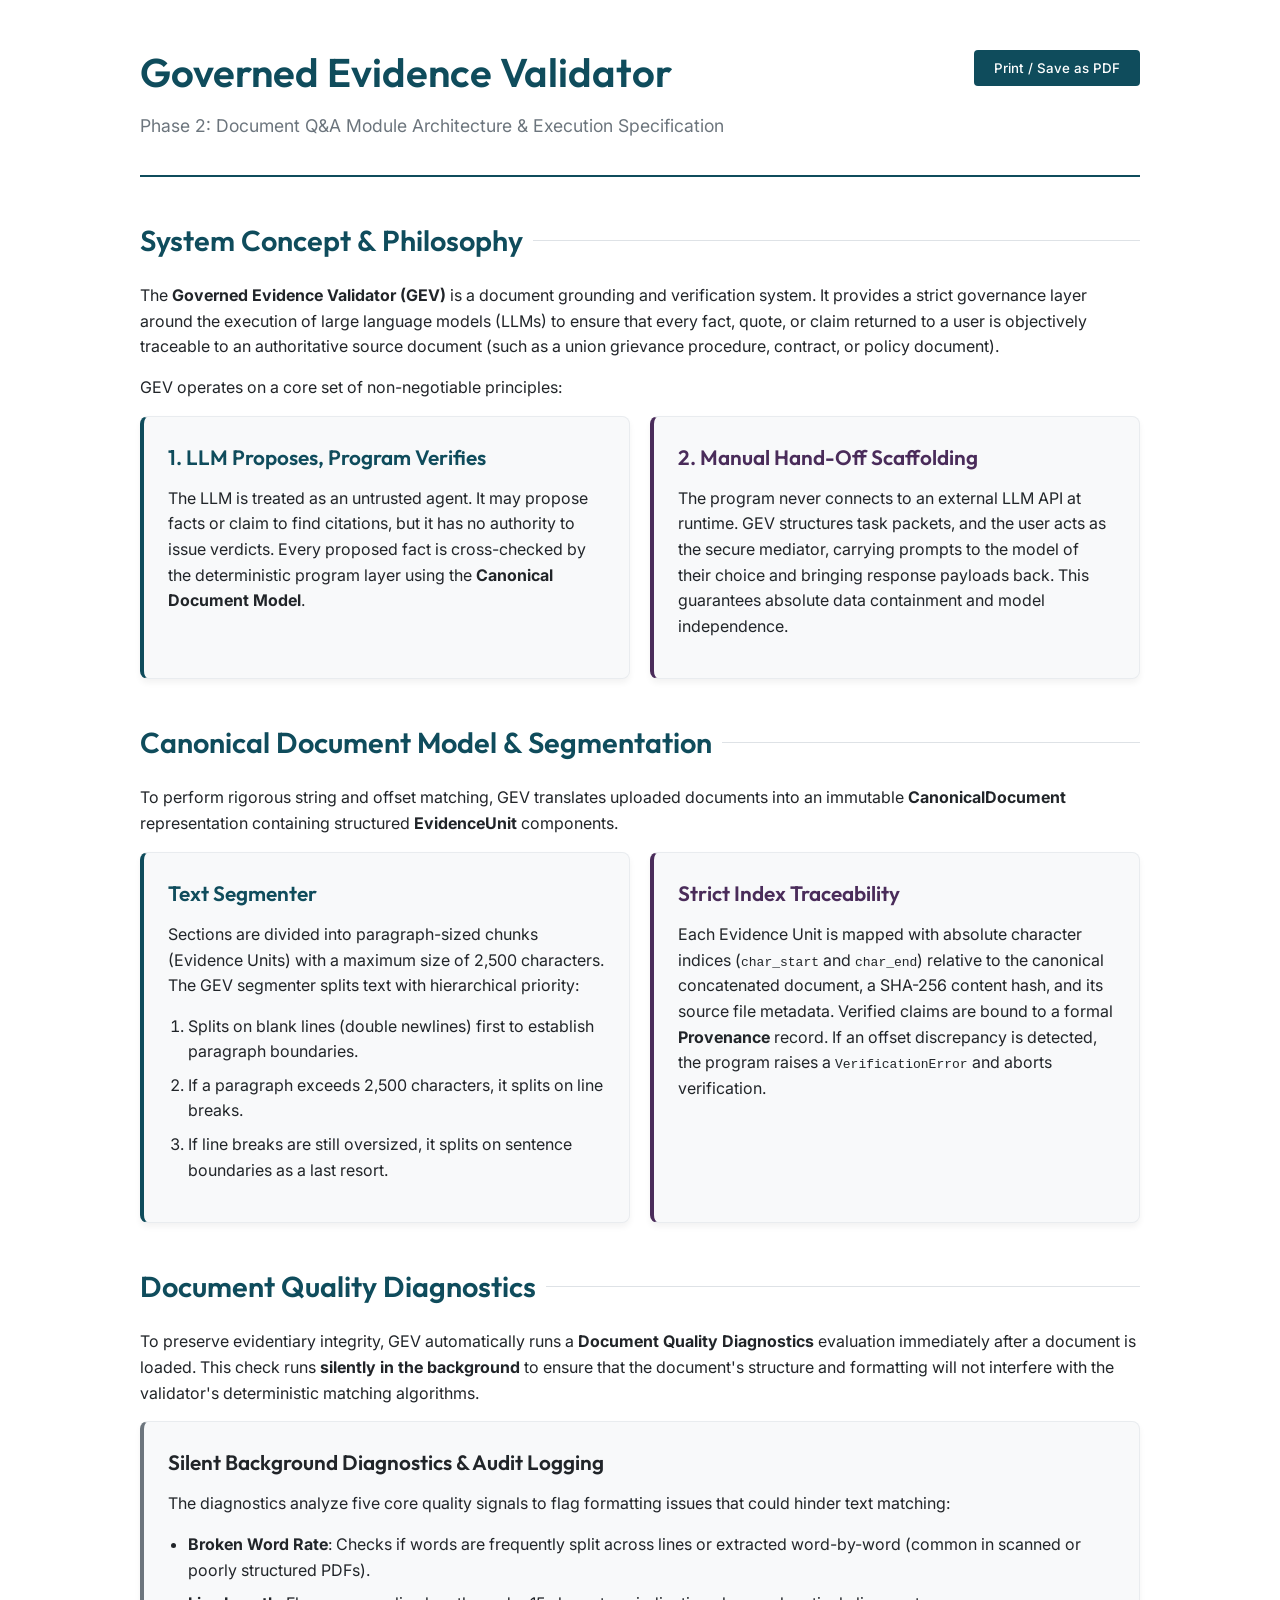
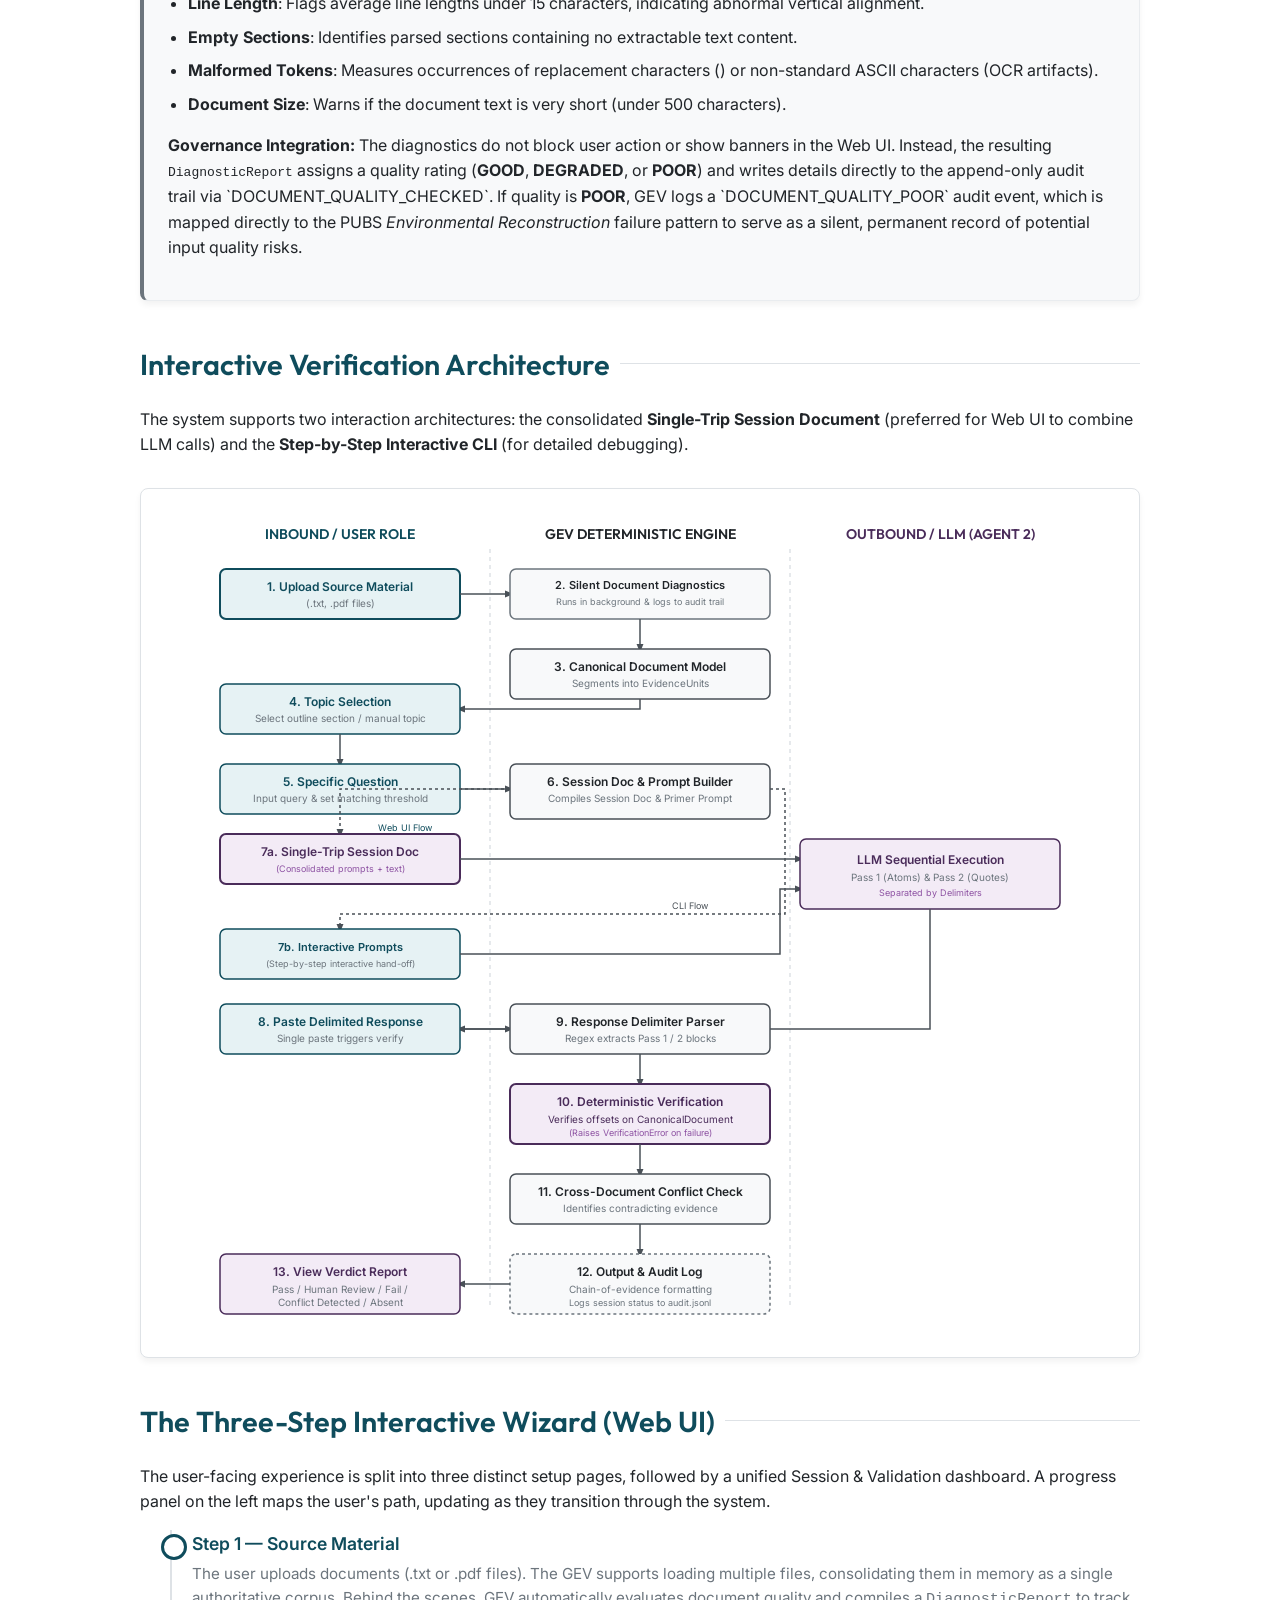
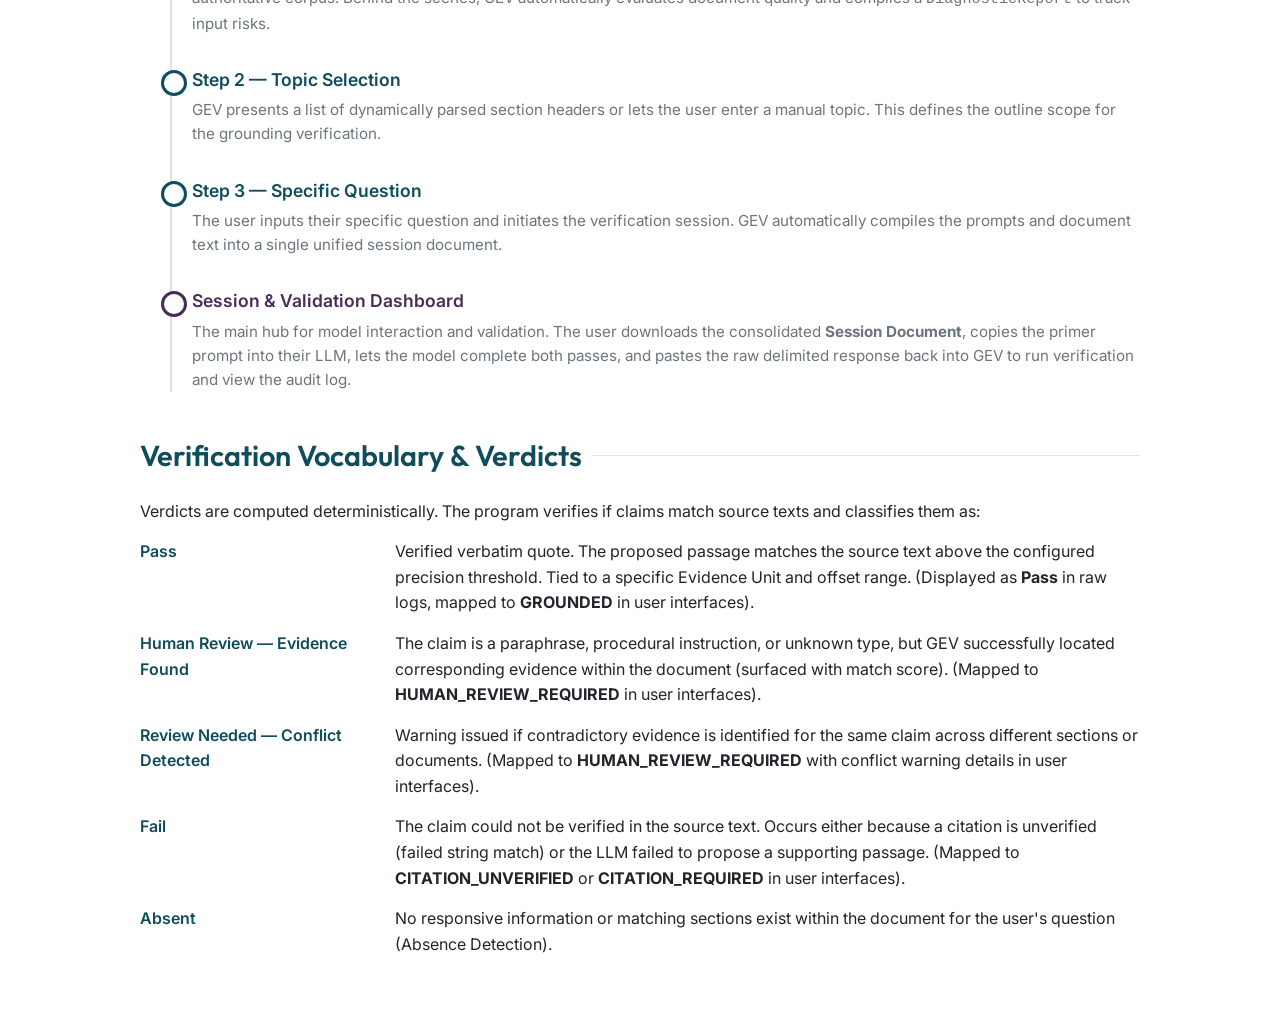
<file: docs/Architecture/program_description_and_flowchart.html>
<!DOCTYPE html>
<html lang="en">
<head>
  <meta charset="UTF-8">
  <meta name="viewport" content="width=device-width, initial-scale=1.0">
  <title>Governed Evidence Validator — Program Description & Flowchart</title>
  <link rel="preconnect" href="https://fonts.googleapis.com">
  <link rel="preconnect" href="https://fonts.gstatic.com" crossorigin>
  <link href="https://fonts.googleapis.com/css2?family=Inter:wght@300;400;500;600;700&family=Outfit:wght@400;500;600;700&display=swap" rel="stylesheet">
  <style>
    :root {
      --primary-teal: #0f4c5c;
      --primary-purple: #4a2c5a;
      --bg-light: #f8f9fa;
      --text-dark: #212529;
      --text-muted: #6c757d;
      --border-color: #dee2e6;
      --card-shadow: 0 4px 6px rgba(0, 0, 0, 0.05);
      --teal-light: #e6f2f4;
      --purple-light: #f3ebf6;
    }

    * {
      box-sizing: border-box;
      margin: 0;
      padding: 0;
    }

    body {
      font-family: 'Inter', sans-serif;
      color: var(--text-dark);
      background-color: #ffffff;
      line-height: 1.6;
      padding: 40px;
    }

    .container {
      max-width: 1000px;
      margin: 0 auto;
    }

    /* Print styling */
    @media print {
      body {
        padding: 0;
        font-size: 11pt;
      }
      .no-print {
        display: none;
      }
      .page-break {
        page-break-before: always;
      }
      .card {
        box-shadow: none !important;
        border: 1px solid var(--border-color) !important;
      }
      button {
        display: none !important;
      }
      * {
        -webkit-print-color-adjust: exact !important;
        print-color-adjust: exact !important;
      }
    }

    header {
      margin-bottom: 40px;
      border-bottom: 2px solid var(--primary-teal);
      padding-bottom: 20px;
      position: relative;
    }

    h1, h2, h3 {
      font-family: 'Outfit', sans-serif;
      font-weight: 600;
    }

    h1 {
      color: var(--primary-teal);
      font-size: 2.5rem;
      margin-bottom: 8px;
    }

    .subtitle {
      color: var(--text-muted);
      font-size: 1.1rem;
      font-weight: 400;
    }

    .print-btn {
      position: absolute;
      top: 10px;
      right: 0;
      background-color: var(--primary-teal);
      color: white;
      border: none;
      padding: 10px 20px;
      border-radius: 4px;
      cursor: pointer;
      font-weight: 500;
      font-family: 'Inter', sans-serif;
      transition: background-color 0.2s;
    }

    .print-btn:hover {
      background-color: #0c3d4a;
    }

    section {
      margin-bottom: 40px;
    }

    h2 {
      color: var(--primary-teal);
      font-size: 1.8rem;
      margin-bottom: 20px;
      display: flex;
      align-items: center;
      gap: 10px;
    }

    h2::after {
      content: '';
      flex: 1;
      height: 1px;
      background-color: var(--border-color);
    }

    p {
      margin-bottom: 15px;
    }

    .grid {
      display: grid;
      grid-template-columns: 1fr 1fr;
      gap: 20px;
      margin-bottom: 30px;
    }

    .card {
      background-color: var(--bg-light);
      border-radius: 8px;
      padding: 24px;
      border: 1px solid #e9ecef;
      box-shadow: var(--card-shadow);
    }

    .card.teal-theme {
      border-left: 4px solid var(--primary-teal);
    }

    .card.purple-theme {
      border-left: 4px solid var(--primary-purple);
    }

    .card.neutral-theme {
      border-left: 4px solid var(--text-muted);
    }

    .card h3 {
      font-size: 1.3rem;
      margin-bottom: 12px;
    }

    .card.teal-theme h3 {
      color: var(--primary-teal);
    }

    .card.purple-theme h3 {
      color: var(--primary-purple);
    }

    .card.neutral-theme h3 {
      color: var(--text-dark);
    }

    ul, ol {
      margin-left: 20px;
      margin-bottom: 15px;
    }

    li {
      margin-bottom: 8px;
    }

    /* Flowchart Container */
    .flowchart-container {
      background-color: #ffffff;
      border: 1px solid var(--border-color);
      border-radius: 8px;
      padding: 20px;
      text-align: center;
      margin: 30px 0;
      box-shadow: var(--card-shadow);
    }

    svg {
      max-width: 100%;
      height: auto;
    }

    /* Terminology section */
    .term-grid {
      display: grid;
      grid-template-columns: 240px 1fr;
      gap: 15px;
      margin-bottom: 20px;
    }

    .term-name {
      font-weight: 600;
      color: var(--primary-teal);
    }

    .term-def {
      color: var(--text-dark);
    }

    /* Wizard steps outline */
    .step-timeline {
      position: relative;
      margin-left: 30px;
      border-left: 2px solid var(--border-color);
      padding-left: 20px;
    }

    .step-node {
      position: relative;
      margin-bottom: 30px;
    }

    .step-node::before {
      content: '';
      position: absolute;
      left: -31px;
      top: 4px;
      width: 20px;
      height: 20px;
      border-radius: 50%;
      background-color: #ffffff;
      border: 3px solid var(--primary-teal);
    }

    .step-node.solution-step::before {
      border-color: var(--primary-purple);
    }

    .step-title {
      font-weight: 600;
      font-size: 1.1rem;
      margin-bottom: 4px;
    }

    .step-node.solution-step .step-title {
      color: var(--primary-purple);
    }

    .step-node.problem-step .step-title {
      color: var(--primary-teal);
    }

    .step-desc {
      color: var(--text-muted);
      font-size: 0.95rem;
    }
  </style>
</head>
<body>
  <div class="container">
    <header>
      <h1>Governed Evidence Validator</h1>
      <p class="subtitle">Phase 2: Document Q&amp;A Module Architecture &amp; Execution Specification</p>
      <button class="print-btn no-print" onclick="window.print()">Print / Save as PDF</button>
    </header>

    <!-- SECTION 1: PROGRAM OVERVIEW -->
    <section>
      <h2>System Concept &amp; Philosophy</h2>
      <p>
        The <strong>Governed Evidence Validator (GEV)</strong> is a document grounding and verification system. It provides a strict governance layer around the execution of large language models (LLMs) to ensure that every fact, quote, or claim returned to a user is objectively traceable to an authoritative source document (such as a union grievance procedure, contract, or policy document).
      </p>
      <p>
        GEV operates on a core set of non-negotiable principles:
      </p>
      <div class="grid">
        <div class="card teal-theme">
          <h3>1. LLM Proposes, Program Verifies</h3>
          <p>
            The LLM is treated as an untrusted agent. It may propose facts or claim to find citations, but it has no authority to issue verdicts. Every proposed fact is cross-checked by the deterministic program layer using the <strong>Canonical Document Model</strong>.
          </p>
        </div>
        <div class="card purple-theme">
          <h3>2. Manual Hand-Off Scaffolding</h3>
          <p>
            The program never connects to an external LLM API at runtime. GEV structures task packets, and the user acts as the secure mediator, carrying prompts to the model of their choice and bringing response payloads back. This guarantees absolute data containment and model independence.
          </p>
        </div>
      </div>
    </section>

    <!-- SECTION 2: CANONICAL DOCUMENT MODEL -->
    <section>
      <h2>Canonical Document Model &amp; Segmentation</h2>
      <p>
        To perform rigorous string and offset matching, GEV translates uploaded documents into an immutable <strong>CanonicalDocument</strong> representation containing structured <strong>EvidenceUnit</strong> components.
      </p>
      <div class="grid">
        <div class="card teal-theme">
          <h3>Text Segmenter</h3>
          <p>
            Sections are divided into paragraph-sized chunks (Evidence Units) with a maximum size of 2,500 characters. The GEV segmenter splits text with hierarchical priority:
          </p>
          <ol>
            <li>Splits on blank lines (double newlines) first to establish paragraph boundaries.</li>
            <li>If a paragraph exceeds 2,500 characters, it splits on line breaks.</li>
            <li>If line breaks are still oversized, it splits on sentence boundaries as a last resort.</li>
          </ol>
        </div>
        <div class="card purple-theme">
          <h3>Strict Index Traceability</h3>
          <p>
            Each Evidence Unit is mapped with absolute character indices (<code>char_start</code> and <code>char_end</code>) relative to the canonical concatenated document, a SHA-256 content hash, and its source file metadata. Verified claims are bound to a formal <strong>Provenance</strong> record. If an offset discrepancy is detected, the program raises a <code>VerificationError</code> and aborts verification.
          </p>
        </div>
      </div>
    </section>

    <div class="page-break"></div>

    <!-- SECTION 3: DOCUMENT QUALITY DIAGNOSTICS -->
    <section>
      <h2>Document Quality Diagnostics</h2>
      <p>
        To preserve evidentiary integrity, GEV automatically runs a <strong>Document Quality Diagnostics</strong> evaluation immediately after a document is loaded. This check runs <strong>silently in the background</strong> to ensure that the document's structure and formatting will not interfere with the validator's deterministic matching algorithms.
      </p>
      
      <div class="grid">
        <div class="card neutral-theme" style="grid-column: span 2;">
          <h3>Silent Background Diagnostics &amp; Audit Logging</h3>
          <p>The diagnostics analyze five core quality signals to flag formatting issues that could hinder text matching:</p>
          <ul>
            <li><strong>Broken Word Rate</strong>: Checks if words are frequently split across lines or extracted word-by-word (common in scanned or poorly structured PDFs).</li>
            <li><strong>Line Length</strong>: Flags average line lengths under 15 characters, indicating abnormal vertical alignment.</li>
            <li><strong>Empty Sections</strong>: Identifies parsed sections containing no extractable text content.</li>
            <li><strong>Malformed Tokens</strong>: Measures occurrences of replacement characters () or non-standard ASCII characters (OCR artifacts).</li>
            <li><strong>Document Size</strong>: Warns if the document text is very short (under 500 characters).</li>
          </ul>
          <p style="margin-top: 15px;"><strong>Governance Integration:</strong> The diagnostics do not block user action or show banners in the Web UI. Instead, the resulting <code>DiagnosticReport</code> assigns a quality rating (<strong>GOOD</strong>, <strong>DEGRADED</strong>, or <strong>POOR</strong>) and writes details directly to the append-only audit trail via `DOCUMENT_QUALITY_CHECKED`. If quality is <strong>POOR</strong>, GEV logs a `DOCUMENT_QUALITY_POOR` audit event, which is mapped directly to the PUBS <em>Environmental Reconstruction</em> failure pattern to serve as a silent, permanent record of potential input quality risks.</p>
        </div>
      </div>
    </section>

    <!-- SECTION 4: FLOWCHART -->
    <section class="page-break">
      <h2>Interactive Verification Architecture</h2>
      <p>
        The system supports two interaction architectures: the consolidated <strong>Single-Trip Session Document</strong> (preferred for Web UI to combine LLM calls) and the <strong>Step-by-Step Interactive CLI</strong> (for detailed debugging).
      </p>
      
      <div class="flowchart-container">
        <!-- SVG FLOWCHART -->
        <svg xmlns="http://www.w3.org/2000/svg" viewBox="0 0 900 820" width="900" height="820">
          <defs>
            <marker id="arrow" viewBox="0 0 10 10" refX="6" refY="5" markerWidth="6" markerHeight="6" orient="auto-start-reverse">
              <path d="M 0 1 L 10 5 L 0 9 z" fill="#495057" />
            </marker>
          </defs>

          <!-- Swimlane Dividers -->
          <line x1="300" y1="40" x2="300" y2="800" stroke="#dee2e6" stroke-width="1.5" stroke-dasharray="4" />
          <line x1="600" y1="40" x2="600" y2="800" stroke="#dee2e6" stroke-width="1.5" stroke-dasharray="4" />

          <!-- Swimlane Headers -->
          <text x="150" y="30" text-anchor="middle" font-family="'Outfit', sans-serif" font-weight="600" font-size="14" fill="#0f4c5c">INBOUND / USER ROLE</text>
          <text x="450" y="30" text-anchor="middle" font-family="'Outfit', sans-serif" font-weight="600" font-size="14" fill="#212529">GEV DETERMINISTIC ENGINE</text>
          <text x="750" y="30" text-anchor="middle" font-family="'Outfit', sans-serif" font-weight="600" font-size="14" fill="#4a2c5a">OUTBOUND / LLM (AGENT 2)</text>

          <!-- Step 1: User uploads source -->
          <rect x="30" y="60" width="240" height="50" rx="6" fill="#e6f2f4" stroke="#0f4c5c" stroke-width="2" />
          <text x="150" y="82" text-anchor="middle" font-family="'Inter', sans-serif" font-size="12" font-weight="600" fill="#0f4c5c">1. Upload Source Material</text>
          <text x="150" y="98" text-anchor="middle" font-family="'Inter', sans-serif" font-size="10" fill="#6c757d">(.txt, .pdf files)</text>

          <path d="M 270 85 L 320 85" fill="none" stroke="#495057" stroke-width="1.5" marker-end="url(#arrow)" />

          <!-- Step 2: Quality Diagnostics (Silent) -->
          <rect x="320" y="60" width="260" height="50" rx="6" fill="#f8f9fa" stroke="#6c757d" stroke-width="1.5" />
          <text x="450" y="80" text-anchor="middle" font-family="'Inter', sans-serif" font-size="11" font-weight="600" fill="#212529">2. Silent Document Diagnostics</text>
          <text x="450" y="96" text-anchor="middle" font-family="'Inter', sans-serif" font-size="9" fill="#6c757d">Runs in background &amp; logs to audit trail</text>

          <path d="M 450 110 L 450 140" fill="none" stroke="#495057" stroke-width="1.5" marker-end="url(#arrow)" />

          <!-- Step 3: Segmentation -->
          <rect x="320" y="140" width="260" height="50" rx="6" fill="#f8f9fa" stroke="#495057" stroke-width="1.5" />
          <text x="450" y="162" text-anchor="middle" font-family="'Inter', sans-serif" font-size="12" font-weight="600" fill="#212529">3. Canonical Document Model</text>
          <text x="450" y="178" text-anchor="middle" font-family="'Inter', sans-serif" font-size="10" fill="#6c757d">Segments into EvidenceUnits</text>

          <path d="M 450 190 L 450 200 L 270 200" fill="none" stroke="#495057" stroke-width="1.5" marker-end="url(#arrow)" />

          <!-- Step 4: Topic Selection -->
          <rect x="30" y="175" width="240" height="50" rx="6" fill="#e6f2f4" stroke="#0f4c5c" stroke-width="1.5" />
          <text x="150" y="197" text-anchor="middle" font-family="'Inter', sans-serif" font-size="12" font-weight="600" fill="#0f4c5c">4. Topic Selection</text>
          <text x="150" y="213" text-anchor="middle" font-family="'Inter', sans-serif" font-size="10" fill="#6c757d">Select outline section / manual topic</text>

          <path d="M 150 225 L 150 255" fill="none" stroke="#495057" stroke-width="1.5" marker-end="url(#arrow)" />

          <!-- Step 5: Specific Question -->
          <rect x="30" y="255" width="240" height="50" rx="6" fill="#e6f2f4" stroke="#0f4c5c" stroke-width="1.5" />
          <text x="150" y="277" text-anchor="middle" font-family="'Inter', sans-serif" font-size="12" font-weight="600" fill="#0f4c5c">5. Specific Question</text>
          <text x="150" y="293" text-anchor="middle" font-family="'Inter', sans-serif" font-size="10" fill="#6c757d">Input query &amp; set matching threshold</text>

          <path d="M 270 280 L 320 280" fill="none" stroke="#495057" stroke-width="1.5" marker-end="url(#arrow)" />

          <!-- Step 6: Session Builder -->
          <rect x="320" y="255" width="260" height="55" rx="6" fill="#f8f9fa" stroke="#495057" stroke-width="1.5" />
          <text x="450" y="277" text-anchor="middle" font-family="'Inter', sans-serif" font-size="12" font-weight="600" fill="#212529">6. Session Doc &amp; Prompt Builder</text>
          <text x="450" y="293" text-anchor="middle" font-family="'Inter', sans-serif" font-size="10" fill="#6c757d">Compiles Session Doc &amp; Primer Prompt</text>

          <!-- Split paths based on Web vs CLI -->
          <path d="M 320 280 L 150 280 L 150 325" fill="none" stroke="#495057" stroke-width="1.5" stroke-dasharray="3" marker-end="url(#arrow)" />
          <text x="215" y="322" text-anchor="middle" font-family="'Inter', sans-serif" font-size="9" fill="#0f4c5c">Web UI Flow</text>

          <path d="M 580 280 L 595 280 L 595 405 L 150 405 L 150 420" fill="none" stroke="#495057" stroke-width="1.5" stroke-dasharray="3" marker-end="url(#arrow)" />
          <text x="500" y="400" text-anchor="middle" font-family="'Inter', sans-serif" font-size="9" fill="#495057">CLI Flow</text>

          <!-- Web UI Consolidated Document -->
          <rect x="30" y="325" width="240" height="50" rx="6" fill="#f3ebf6" stroke="#4a2c5a" stroke-width="2" />
          <text x="150" y="347" text-anchor="middle" font-family="'Inter', sans-serif" font-size="12" font-weight="600" fill="#4a2c5a">7a. Single-Trip Session Doc</text>
          <text x="150" y="363" text-anchor="middle" font-family="'Inter', sans-serif" font-size="9" fill="#8e53a3">(Consolidated prompts + text)</text>

          <path d="M 270 350 L 610 350" fill="none" stroke="#495057" stroke-width="1.5" marker-end="url(#arrow)" />

          <!-- CLI Interactive prompts -->
          <rect x="30" y="420" width="240" height="50" rx="6" fill="#e6f2f4" stroke="#0f4c5c" stroke-width="1.5" />
          <text x="150" y="442" text-anchor="middle" font-family="'Inter', sans-serif" font-size="11" font-weight="600" fill="#0f4c5c">7b. Interactive Prompts</text>
          <text x="150" y="458" text-anchor="middle" font-family="'Inter', sans-serif" font-size="9" fill="#6c757d">(Step-by-step interactive hand-off)</text>

          <path d="M 270 445 L 590 445 L 590 380 L 610 380" fill="none" stroke="#495057" stroke-width="1.5" marker-end="url(#arrow)" />

          <!-- LLM Agent 2 execution -->
          <rect x="610" y="330" width="260" height="70" rx="6" fill="#f3ebf6" stroke="#4a2c5a" stroke-width="1.5" />
          <text x="740" y="355" text-anchor="middle" font-family="'Inter', sans-serif" font-size="12" font-weight="600" fill="#4a2c5a">LLM Sequential Execution</text>
          <text x="740" y="372" text-anchor="middle" font-family="'Inter', sans-serif" font-size="10" fill="#6c757d">Pass 1 (Atoms) &amp; Pass 2 (Quotes)</text>
          <text x="740" y="387" text-anchor="middle" font-family="'Inter', sans-serif" font-size="9" fill="#8e53a3">Separated by Delimiters</text>

          <path d="M 740 400 L 740 520 L 270 520" fill="none" stroke="#495057" stroke-width="1.5" marker-end="url(#arrow)" />

          <!-- Submit response -->
          <rect x="30" y="495" width="240" height="50" rx="6" fill="#e6f2f4" stroke="#0f4c5c" stroke-width="1.5" />
          <text x="150" y="517" text-anchor="middle" font-family="'Inter', sans-serif" font-size="12" font-weight="600" fill="#0f4c5c">8. Paste Delimited Response</text>
          <text x="150" y="533" text-anchor="middle" font-family="'Inter', sans-serif" font-size="10" fill="#6c757d">Single paste triggers verify</text>

          <path d="M 270 520 L 320 520" fill="none" stroke="#495057" stroke-width="1.5" marker-end="url(#arrow)" />

          <!-- Delimiter Parser -->
          <rect x="320" y="495" width="260" height="50" rx="6" fill="#f8f9fa" stroke="#495057" stroke-width="1.5" />
          <text x="450" y="517" text-anchor="middle" font-family="'Inter', sans-serif" font-size="12" font-weight="600" fill="#212529">9. Response Delimiter Parser</text>
          <text x="450" y="533" text-anchor="middle" font-family="'Inter', sans-serif" font-size="10" fill="#6c757d">Regex extracts Pass 1 / 2 blocks</text>

          <path d="M 450 545 L 450 575" fill="none" stroke="#495057" stroke-width="1.5" marker-end="url(#arrow)" />

          <!-- Deterministic Verification -->
          <rect x="320" y="575" width="260" height="60" rx="6" fill="#f3ebf6" stroke="#4a2c5a" stroke-width="2" />
          <text x="450" y="597" text-anchor="middle" font-family="'Inter', sans-serif" font-size="12" font-weight="600" fill="#4a2c5a">10. Deterministic Verification</text>
          <text x="450" y="614" text-anchor="middle" font-family="'Inter', sans-serif" font-size="10" fill="#4a2c5a">Verifies offsets on CanonicalDocument</text>
          <text x="450" y="627" text-anchor="middle" font-family="'Inter', sans-serif" font-size="9" fill="#8e53a3">(Raises VerificationError on failure)</text>

          <path d="M 450 635 L 450 665" fill="none" stroke="#495057" stroke-width="1.5" marker-end="url(#arrow)" />

          <!-- Cross-Document Conflict Checker -->
          <rect x="320" y="665" width="260" height="50" rx="6" fill="#f8f9fa" stroke="#495057" stroke-width="1.5" />
          <text x="450" y="687" text-anchor="middle" font-family="'Inter', sans-serif" font-size="12" font-weight="600" fill="#212529">11. Cross-Document Conflict Check</text>
          <text x="450" y="703" text-anchor="middle" font-family="'Inter', sans-serif" font-size="10" fill="#6c757d">Identifies contradicting evidence</text>

          <path d="M 450 715 L 450 745" fill="none" stroke="#495057" stroke-width="1.5" marker-end="url(#arrow)" />

          <!-- Output Generation & Audit -->
          <rect x="320" y="745" width="260" height="60" rx="6" fill="#f8f9fa" stroke="#6c757d" stroke-dasharray="3" stroke-width="1.5" />
          <text x="450" y="767" text-anchor="middle" font-family="'Inter', sans-serif" font-size="12" font-weight="600" fill="#212529">12. Output &amp; Audit Log</text>
          <text x="450" y="784" text-anchor="middle" font-family="'Inter', sans-serif" font-size="10" fill="#6c757d">Chain-of-evidence formatting</text>
          <text x="450" y="797" text-anchor="middle" font-family="'Inter', sans-serif" font-size="9" fill="#6c757d">Logs session status to audit.jsonl</text>

          <path d="M 320 775 L 270 775" fill="none" stroke="#495057" stroke-width="1.5" marker-end="url(#arrow)" />

          <!-- User reviews results -->
          <rect x="30" y="745" width="240" height="60" rx="6" fill="#f3ebf6" stroke="#4a2c5a" stroke-width="1.5" />
          <text x="150" y="767" text-anchor="middle" font-family="'Inter', sans-serif" font-size="12" font-weight="600" fill="#4a2c5a">13. View Verdict Report</text>
          <text x="150" y="784" text-anchor="middle" font-family="'Inter', sans-serif" font-size="10" fill="#6c757d">Pass / Human Review / Fail /</text>
          <text x="150" y="797" text-anchor="middle" font-family="'Inter', sans-serif" font-size="10" fill="#6c757d">Conflict Detected / Absent</text>
        </svg>
      </div>
    </section>

    <div class="page-break"></div>

    <!-- SECTION 5: WIZARD IMPLEMENTATION -->
    <section>
      <h2>The Three-Step Interactive Wizard (Web UI)</h2>
      <p>
        The user-facing experience is split into three distinct setup pages, followed by a unified Session &amp; Validation dashboard. A progress panel on the left maps the user's path, updating as they transition through the system.
      </p>

      <div class="step-timeline">
        <div class="step-node problem-step">
          <div class="step-title">Step 1 — Source Material</div>
          <div class="step-desc">
            The user uploads documents (.txt or .pdf files). The GEV supports loading multiple files, consolidating them in memory as a single authoritative corpus. Behind the scenes, GEV automatically evaluates document quality and compiles a <code>DiagnosticReport</code> to track input risks.
          </div>
        </div>

        <div class="step-node problem-step">
          <div class="step-title">Step 2 — Topic Selection</div>
          <div class="step-desc">
            GEV presents a list of dynamically parsed section headers or lets the user enter a manual topic. This defines the outline scope for the grounding verification.
          </div>
        </div>

        <div class="step-node problem-step">
          <div class="step-title">Step 3 — Specific Question</div>
          <div class="step-desc">
            The user inputs their specific question and initiates the verification session. GEV automatically compiles the prompts and document text into a single unified session document.
          </div>
        </div>

        <div class="step-node solution-step">
          <div class="step-title">Session &amp; Validation Dashboard</div>
          <div class="step-desc">
            The main hub for model interaction and validation. The user downloads the consolidated <strong>Session Document</strong>, copies the primer prompt into their LLM, lets the model complete both passes, and pastes the raw delimited response back into GEV to run verification and view the audit log.
          </div>
        </div>
      </div>
    </section>

    <!-- SECTION 6: SPECIFICATION DETAILS -->
    <section>
      <h2>Verification Vocabulary &amp; Verdicts</h2>
      <p>
        Verdicts are computed deterministically. The program verifies if claims match source texts and classifies them as:
      </p>
      
      <div class="term-grid">
        <div class="term-name">Pass</div>
        <div class="term-def">Verified verbatim quote. The proposed passage matches the source text above the configured precision threshold. Tied to a specific Evidence Unit and offset range. (Displayed as <strong>Pass</strong> in raw logs, mapped to <strong>GROUNDED</strong> in user interfaces).</div>

        <div class="term-name">Human Review — Evidence Found</div>
        <div class="term-def">The claim is a paraphrase, procedural instruction, or unknown type, but GEV successfully located corresponding evidence within the document (surfaced with match score). (Mapped to <strong>HUMAN_REVIEW_REQUIRED</strong> in user interfaces).</div>

        <div class="term-name">Review Needed — Conflict Detected</div>
        <div class="term-def">Warning issued if contradictory evidence is identified for the same claim across different sections or documents. (Mapped to <strong>HUMAN_REVIEW_REQUIRED</strong> with conflict warning details in user interfaces).</div>

        <div class="term-name">Fail</div>
        <div class="term-def">The claim could not be verified in the source text. Occurs either because a citation is unverified (failed string match) or the LLM failed to propose a supporting passage. (Mapped to <strong>CITATION_UNVERIFIED</strong> or <strong>CITATION_REQUIRED</strong> in user interfaces).</div>

        <div class="term-name">Absent</div>
        <div class="term-def">No responsive information or matching sections exist within the document for the user's question (Absence Detection).</div>
      </div>
    </section>
  </div>
</body>
</html>
</file>
